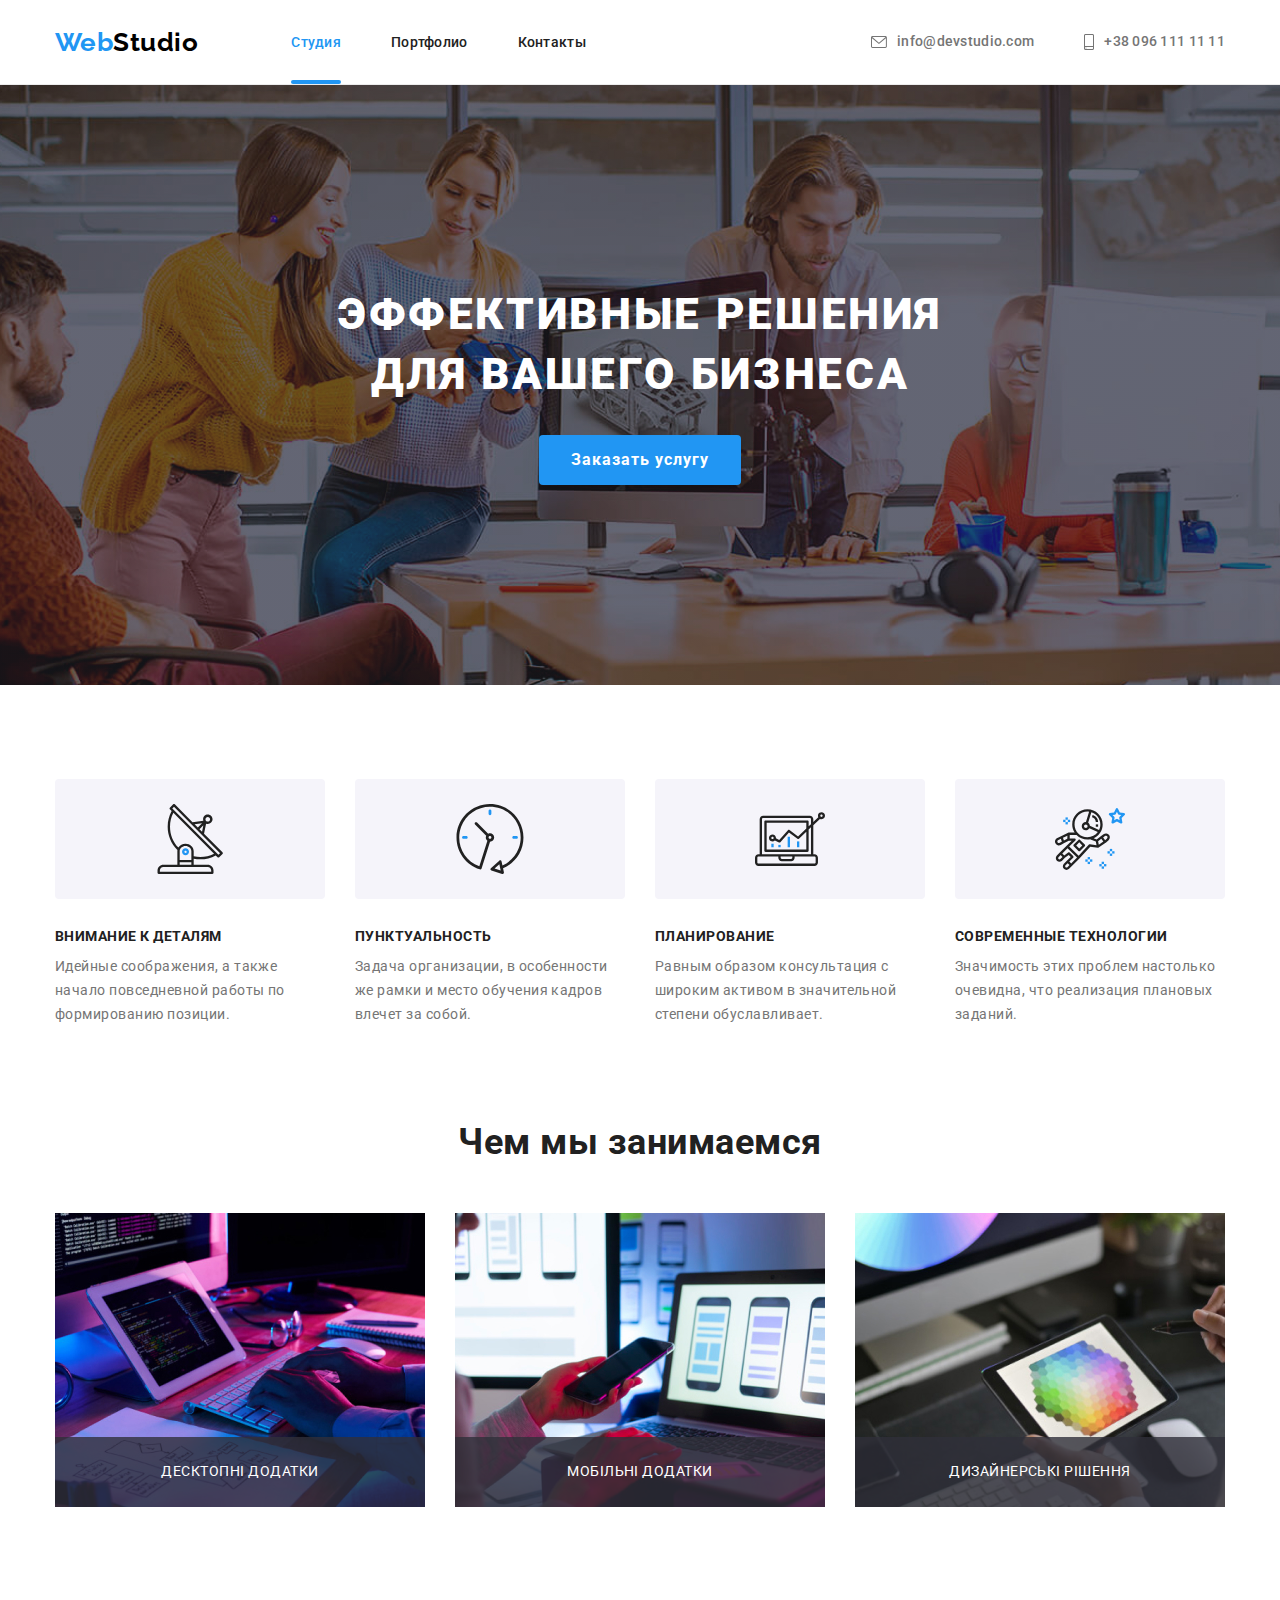
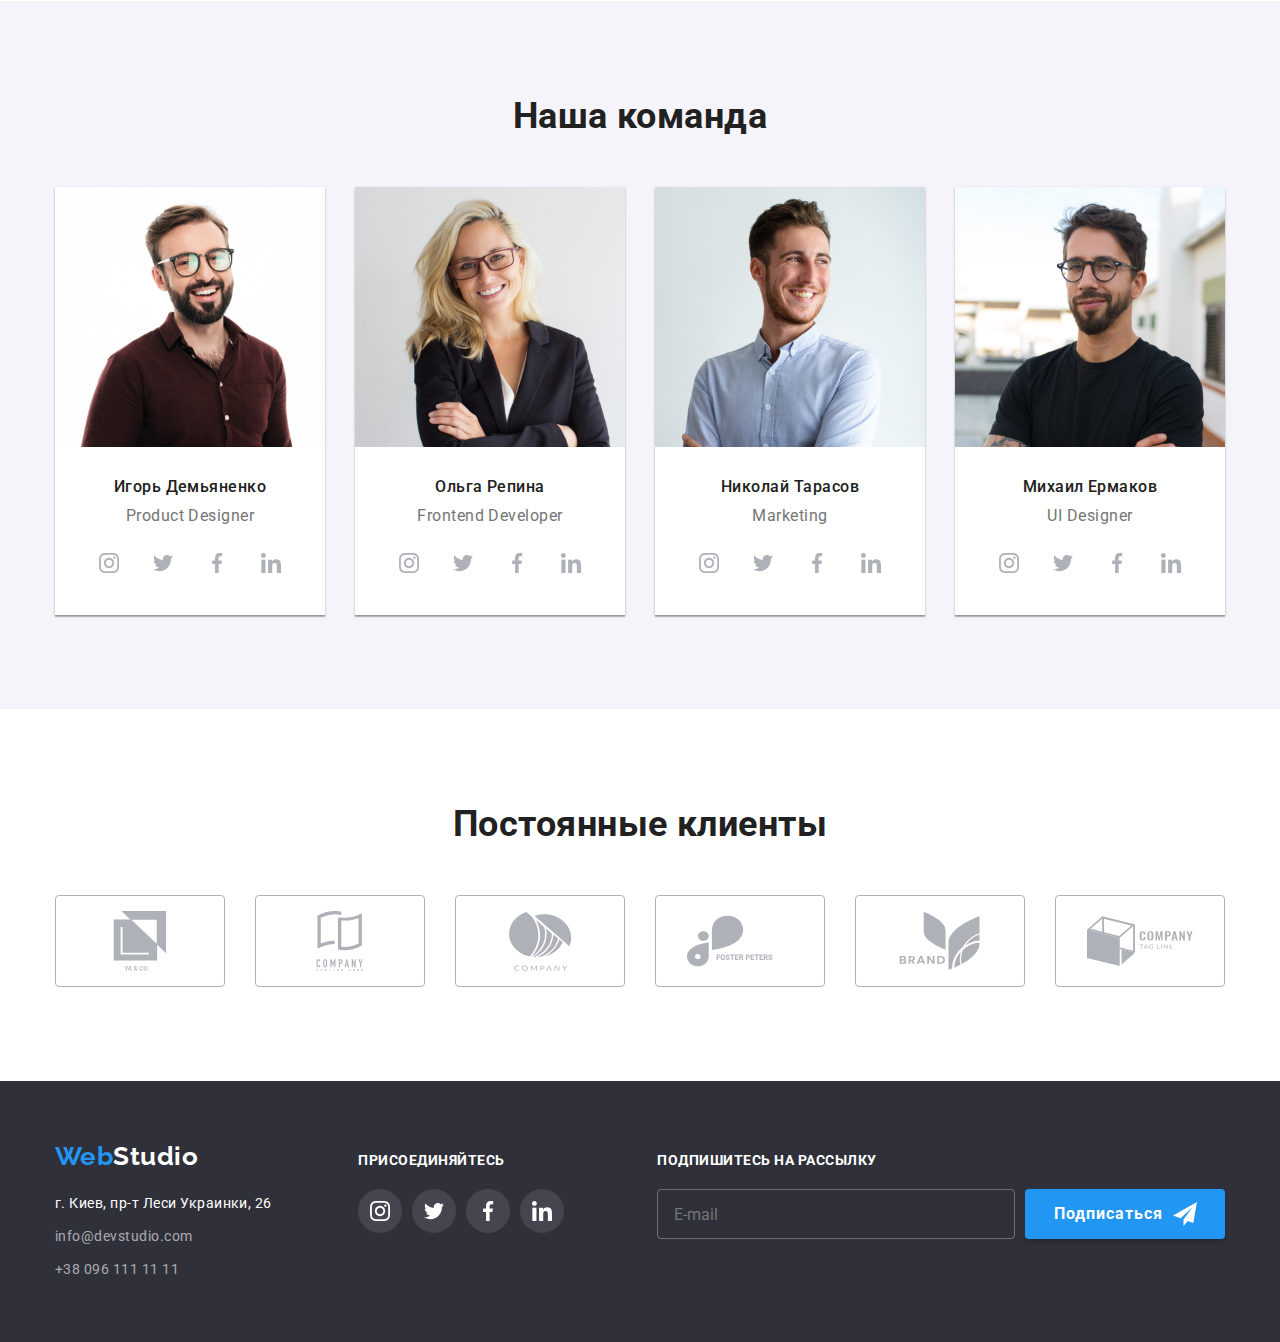
<file: index.html>
<!DOCTYPE html>
<html lang="ru">
  <head>
    <meta charset="UTF-8" />
    <meta http-equiv="X-UA-Compatible" content="IE=edge" />
    <meta name="viewport" content="width=device-width, initial-scale=1.0" />
    <title>My progect</title>
    <link rel="preconnect" href="https://fonts.googleapis.com" />
    <link rel="preconnect" href="https://fonts.gstatic.com" crossorigin />
    <link
      href="https://fonts.googleapis.com/css2?family=Raleway:wght@700&family=Roboto:wght@400;500;700;900&display=swap"
      rel="stylesheet"
    />
    <link
      rel="stylesheet"
      href="https://cdnjs.cloudflare.com/ajax/libs/modern-normalize/1.1.0/modern-normalize.min.css"
    />
    <link rel="stylesheet" href="./css/styles.css" />
  </head>

  <body>
    <!--Header-->
    <header class="header">
      <div class="container">
        <a class="logo" href="./index.html"
          ><span class="logo-firstpart">Web</span>Studio</a
        >
        <nav class="header-nav">
          <ul class="header-list list">
            <li class="nav-item">
              <a class="nav-link active" href="./index.html">Студия</a>
            </li>
            <li class="nav-item">
              <a class="nav-link" href="./portfolio.html">Портфолио</a>
            </li>
            <li class="nav-item"><a class="nav-link" href="">Контакты</a></li>
          </ul>
        </nav>
        <ul class="header-contacts list">
          <li class="contacts-item">
            <a class="contacts-link" href="mailto:info@devstudio.com">
              <svg class="mail-icon">
                <use href="./images/sprite.svg#icon-envelope-hover-1"></use>
              </svg>
              info@devstudio.com
            </a>
          </li>
          <li class="contacts-item">
            <a class="contacts-link" href="tel:+380961111111">
              <svg class="mob-icon">
                <use href="./images/sprite.svg#icon-smartphone"></use>
              </svg>
              +38 096 111 11 11
            </a>
          </li>
        </ul>
      </div>
    </header>

    <!--Main-->
    <main>
      <!--Hero-->
      <section class="hero section overlay">
        <div class="container">
          <h1 class="hero-title">Эффективные решения для вашего бизнеса</h1>
          <button class="hero-button" type="button" data-modal-open>
            Заказать услугу
          </button>
        </div>
      </section>

      <!--Why you have to choose us-->

      <section class="about section">
        <div class="container">
          <h2 class="about-title visually-hidden">Почему мы</h2>
          <!--will be hidden-->
          <ul class="about-list list">
            <li class="list-box">
              <div class="icon-box">
                <svg class="icon">
                  <use href="./images/sprite.svg#icon-Group12"></use>
                </svg>
              </div>
              <h3 class="list-title">Внимание к деталям</h3>
              <p class="list-item">
                Идейные соображения, а также начало повседневной работы по
                формированию позиции.
              </p>
            </li>

            <li class="list-box">
              <div class="icon-box">
                <svg class="icon">
                  <use href="./images/sprite.svg#icon-clock-1"></use>
                </svg>
              </div>
              <h3 class="list-title">Пунктуальность</h3>
              <p class="list-item">
                Задача организации, в особенности же рамки и место обучения
                кадров влечет за собой.
              </p>
            </li>

            <li class="list-box">
              <div class="icon-box">
                <svg class="icon">
                  <use href="./images/sprite.svg#icon-diagram-1"></use>
                </svg>
              </div>
              <h3 class="list-title">Планирование</h3>
              <p class="list-item">
                Равным образом консультация с широким активом в значительной
                степени обуславливает.
              </p>
            </li>

            <li class="list-box">
              <div class="icon-box">
                <svg class="icon">
                  <use href="./images/sprite.svg#icon-astronaut-1"></use>
                </svg>
              </div>
              <h3 class="list-title">Современные технологии</h3>
              <p class="list-item">
                Значимость этих проблем настолько очевидна, что реализация
                плановых заданий.
              </p>
            </li>
          </ul>
        </div>
      </section>

      <!--What we are doing-->

      <section class="direction section">
        <div class="container">
          <h2 class="direction-title">Чем мы занимаемся</h2>
          <ul class="direction-list list">
            <li class="list-box">
              <div class="direction-overlay">
                <img
                  src="./images/box1.jpg"
                  alt="разработка приложений"
                  width="370"
                />
                <p class="direction-card-overlay">Десктопні додатки</p>
              </div>
            </li>
            <li class="list-box">
              <div class="direction-overlay">
                <img
                  src="./images/box2.jpg"
                  alt="разработка мобильных приложений"
                  width="370"
                />
                <p class="direction-card-overlay">Мобільні додатки</p>
              </div>
            </li>
            <li class="list-box">
              <div class="direction-overlay">
                <img src="./images/box3.jpg" alt="дизайн" width="370" />
                <p class="direction-card-overlay">Дизайнерські рішення</p>
              </div>
            </li>
          </ul>
        </div>
      </section>

      <!--Our team-->

      <section class="team section">
        <div class="container">
          <h2 class="team-title">Наша команда</h2>
          <ul class="team-list list">
            <li class="list-box">
              <img
                class="team-pic"
                src="./images/name1.jpg"
                alt="Игорь Демьяненко"
                width="270"
              />
              <div class="card-description">
                <h3 class="list-title">Игорь Демьяненко</h3>
                <p class="list-item" lang="en">Product Designer</p>
                <ul class="icons-list list">
                  <li class="icons-item">
                    <a href="" class="box-item">
                      <svg class="icon">
                        <use href="./images/sprite.svg#icon-instagram-2"></use>
                      </svg>
                    </a>
                  </li>
                  <li class="icons-item">
                    <a href="" class="box-item">
                      <svg class="icon" width="20" height="20">
                        <use href="./images/sprite.svg#icon-twitter-1"></use>
                      </svg>
                    </a>
                  </li>
                  <li class="icons-item">
                    <a href="" class="box-item">
                      <svg class="icon" width="20" height="20">
                        <use href="./images/sprite.svg#icon-facebook-1"></use>
                      </svg>
                    </a>
                  </li>
                  <li class="icons-item">
                    <a href="" class="box-item">
                      <svg class="icon" width="20" height="20">
                        <use href="./images/sprite.svg#icon-linkedin-1"></use>
                      </svg>
                    </a>
                  </li>
                </ul>
              </div>
            </li>

            <li class="list-box">
              <img
                class="team-pic"
                src="./images/name2.jpg"
                alt="Ольга Репина"
                width="270"
              />
              <div class="card-description">
                <h3 class="list-title">Ольга Репина</h3>
                <p class="list-item" lang="en">Frontend Developer</p>
                <ul class="icons-list list">
                  <li class="icons-item">
                    <a href="" class="box-item">
                      <svg class="icon">
                        <use href="./images/sprite.svg#icon-instagram-2"></use>
                      </svg>
                    </a>
                  </li>
                  <li class="icons-item">
                    <a href="" class="box-item">
                      <svg class="icon" width="20" height="20">
                        <use href="./images/sprite.svg#icon-twitter-1"></use>
                      </svg>
                    </a>
                  </li>
                  <li class="icons-item">
                    <a href="" class="box-item">
                      <svg class="icon" width="20" height="20">
                        <use href="./images/sprite.svg#icon-facebook-1"></use>
                      </svg>
                    </a>
                  </li>
                  <li class="icons-item">
                    <a href="" class="box-item">
                      <svg class="icon" width="20" height="20">
                        <use href="./images/sprite.svg#icon-linkedin-1"></use>
                      </svg>
                    </a>
                  </li>
                </ul>
              </div>
            </li>

            <li class="list-box">
              <img
                class="team-pic"
                src="./images/name3.jpg"
                alt="Николай Тарасов"
                width="270"
              />
              <div class="card-description">
                <h3 class="list-title">Николай Тарасов</h3>
                <p class="list-item" lang="en">Marketing</p>
                <ul class="icons-list list">
                  <li class="icons-item">
                    <a href="" class="box-item">
                      <svg class="icon">
                        <use href="./images/sprite.svg#icon-instagram-2"></use>
                      </svg>
                    </a>
                  </li>
                  <li class="icons-item">
                    <a href="" class="box-item">
                      <svg class="icon" width="20" height="20">
                        <use href="./images/sprite.svg#icon-twitter-1"></use>
                      </svg>
                    </a>
                  </li>
                  <li class="icons-item">
                    <a href="" class="box-item">
                      <svg class="icon" width="20" height="20">
                        <use href="./images/sprite.svg#icon-facebook-1"></use>
                      </svg>
                    </a>
                  </li>
                  <li class="icons-item">
                    <a href="" class="box-item">
                      <svg class="icon" width="20" height="20">
                        <use href="./images/sprite.svg#icon-linkedin-1"></use>
                      </svg>
                    </a>
                  </li>
                </ul>
              </div>
            </li>

            <li class="list-box">
              <img
                class="team-pic"
                src="./images/name4.jpg"
                alt="Михаил Ермаков"
                width="270"
              />
              <div class="card-description">
                <h3 class="list-title">Михаил Ермаков</h3>
                <p class="list-item" lang="en">UI Designer</p>
                <ul class="icons-list list">
                  <li class="icons-item">
                    <a href="" class="box-item">
                      <svg class="icon">
                        <use href="./images/sprite.svg#icon-instagram-2"></use>
                      </svg>
                    </a>
                  </li>
                  <li class="icons-item">
                    <a href="" class="box-item">
                      <svg class="icon" width="20" height="20">
                        <use href="./images/sprite.svg#icon-twitter-1"></use>
                      </svg>
                    </a>
                  </li>
                  <li class="icons-item">
                    <a href="" class="box-item">
                      <svg class="icon" width="20" height="20">
                        <use href="./images/sprite.svg#icon-facebook-1"></use>
                      </svg>
                    </a>
                  </li>
                  <li class="icons-item">
                    <a href="" class="box-item">
                      <svg class="icon" width="20" height="20">
                        <use href="./images/sprite.svg#icon-linkedin-1"></use>
                      </svg>
                    </a>
                  </li>
                </ul>
              </div>
            </li>
          </ul>
        </div>
      </section>

      <!--Partners-->

      <section class="partners section">
        <div class="container">
          <h2 class="partners-title">Постоянные клиенты</h2>
          <ul class="partners-list list">
            <li class="list-item">
              <a href="" class="box-item">
                <svg class="icon">
                  <use href="./images/sprite.svg#icon-group"></use>
                </svg>
              </a>
            </li>

            <li class="list-item">
              <a href="" class="box-item">
                <svg class="icon">
                  <use href="./images/sprite.svg#icon-group-1"></use>
                </svg>
              </a>
            </li>

            <li class="list-item">
              <a href="" class="box-item">
                <svg class="icon">
                  <use href="./images/sprite.svg#icon-group-2"></use>
                </svg>
              </a>
            </li>

            <li class="list-item">
              <a href="" class="box-item">
                <svg class="icon">
                  <use href="./images/sprite.svg#icon-group-3"></use>
                </svg>
              </a>
            </li>

            <li class="list-item">
              <a href="" class="box-item">
                <svg class="icon">
                  <use href="./images/sprite.svg#icon-group-4"></use>
                </svg>
              </a>
            </li>

            <li class="list-item">
              <a href="" class="box-item">
                <svg class="icon">
                  <use href="./images/sprite.svg#icon-group-5"></use>
                </svg>
              </a>
            </li>
          </ul>
        </div>
      </section>
    </main>

    <!--Footer-->

    <footer class="footer">
      <div class="container">
        <div class="requisites">
          <a class="logo" href="./index.html"
            ><span class="logo-firstpart">Web</span
            ><span class="logo-secondpart">Studio</span></a
          >
          <address class="address">
            <ul class="address-list list">
              <li class="list-box">
                <a
                  class="address-item location"
                  href="https://goo.gl/maps/s8NR3Wxpw5gGEiD7A"
                  target="_blank"
                  rel="noreferrer"
                  >г. Киев, пр-т Леси Украинки, 26</a
                >
              </li>
              <li class="list-box">
                <a class="address-item" href="mailto:info@devstudio.com"
                  >info@devstudio.com</a
                >
              </li>
              <li class="list-box">
                <a class="address-item" href="tel:+380961111111"
                  >+38 096 111 11 11</a
                >
              </li>
            </ul>
          </address>
        </div>
        <div class="add">
          <h3 class="add-title">присоединяйтесь</h3>
          <ul class="add-list list">
            <li class="list-item">
              <a href="" class="box-item">
                <svg class="icon">
                  <use href="./images/sprite.svg#icon-instagram-2"></use>
                </svg>
              </a>
            </li>
            <li class="list-item">
              <a href="" class="box-item">
                <svg class="icon">
                  <use href="./images/sprite.svg#icon-twitter-1"></use>
                </svg>
              </a>
            </li>
            <li class="list-item">
              <a href="" class="box-item">
                <svg class="icon">
                  <use href="./images/sprite.svg#icon-facebook-1"></use>
                </svg>
              </a>
            </li>
            <li class="list-item">
              <a href="" class="box-item">
                <svg class="icon">
                  <use href="./images/sprite.svg#icon-linkedin-1"></use>
                </svg>
              </a>
            </li>
          </ul>
        </div>
        <div class="subscribe">
          <h2 class="subscribe-title">Подпишитесь на рассылку</h2>
          <form name="subscribe" autocomplete="on" class="subscribe-form">
            <input
              type="email"
              name="email"
              placeholder="E-mail"
              class="subscribe-input"
            />
            <button class="subscribe-button" type="submit">
              Подписаться
              <svg class="subscribe-icon" width="24" height="24">
                <use href="./images/sprite.svg#icon-icon-send"></use>
              </svg>
            </button>
          </form>
        </div>
      </div>
    </footer>

    <!--modal- window-->

    <div class="buckdrop is-hidden" data-modal>
      <div class="modal">
        <button tupe="button" class="modal-close-button" data-modal-close>
          <svg class="modal-close-btn" width="18" height="18">
            <use href="./images/sprite.svg#close-modal"></use>
          </svg>
        </button>

        <!--modal-input-->

        <form class="modal-form">
          <b class="modal-title">Залиште свої дані, ми вам передзвонимо</b>
          <label class="modal-form-field">
            <span class="modal-form-input-desc">Ім’я</span>
            <span class="modal-svg-icon">
              <input
                type="text"
                name="user_name"
                class="modal-form-input"
                required
                pattern="[a-zA-Zа-яА-Я]+"
                minlength="2"
              />

              <svg class="modal-icon-form">
                <use
                  a
                  href="./images/sprite.svg#user_icon"
                ></use>
              </svg>
            </span>
          </label>
          <label class="modal-form-field">
            <span class="modal-form-input-desc">Телефон</span>

            <span class="modal-svg-icon">
              <input
                type="tel"
                name="user_phone"
                class="modal-form-input"
                required
                pattern="[0-9]{3}-[0-9]{3}-[0-9]{2}-[0-9]{2}"
                title="xxx-xxx-xx-xx"
              />
              <svg class="modal-icon-form">
                <use href="./images/sprite.svg#icon-phone-black-18dp-1"></use>
              </svg>
            </span>
          </label>
          <label class="modal-form-field">
            <span
              class="modal-form-input-desc"
              required
              pattern="^[a-zA-Zа-яА-Я"
              >Пошта</span
            >
            <span class="modal-svg-icon">
              <input
                type="email"
                name="email"
                required
                class="modal-form-input"
              />
              <svg class="modal-icon-form">
                <use href="./images/sprite.svg#icon-email-black-18dp-1"></use>
              </svg>
            </span>
          </label>
          <label class="modal-form-field-texteria">
            <span class="modal-form-input-desc">Коментар</span>

            <textarea
              name="user_massega"
              class="modal-form-massage"
              placeholder="Введіть текст"
            ></textarea>
          </label>
          <input
            id="user-policy"
            type="checkbox"
            name="user_policy"
            class="modal-form-chek visually-hidden"
          />
            
          <label for="user-policy" class="modal-form-check-desc"
          
  
            >
            
           
            Погоджуюся з розсилкою та приймаю&nbsp;
            <a href="" class="modal-form-color-title">Умови договору</a>
          </label>
          <button type="submit" class="modal-form-submit">Відправити</button>
        </form>
      </div>
    </div>
    <script src="./js/modal.js"></script>
  </body>
</html>
</file>
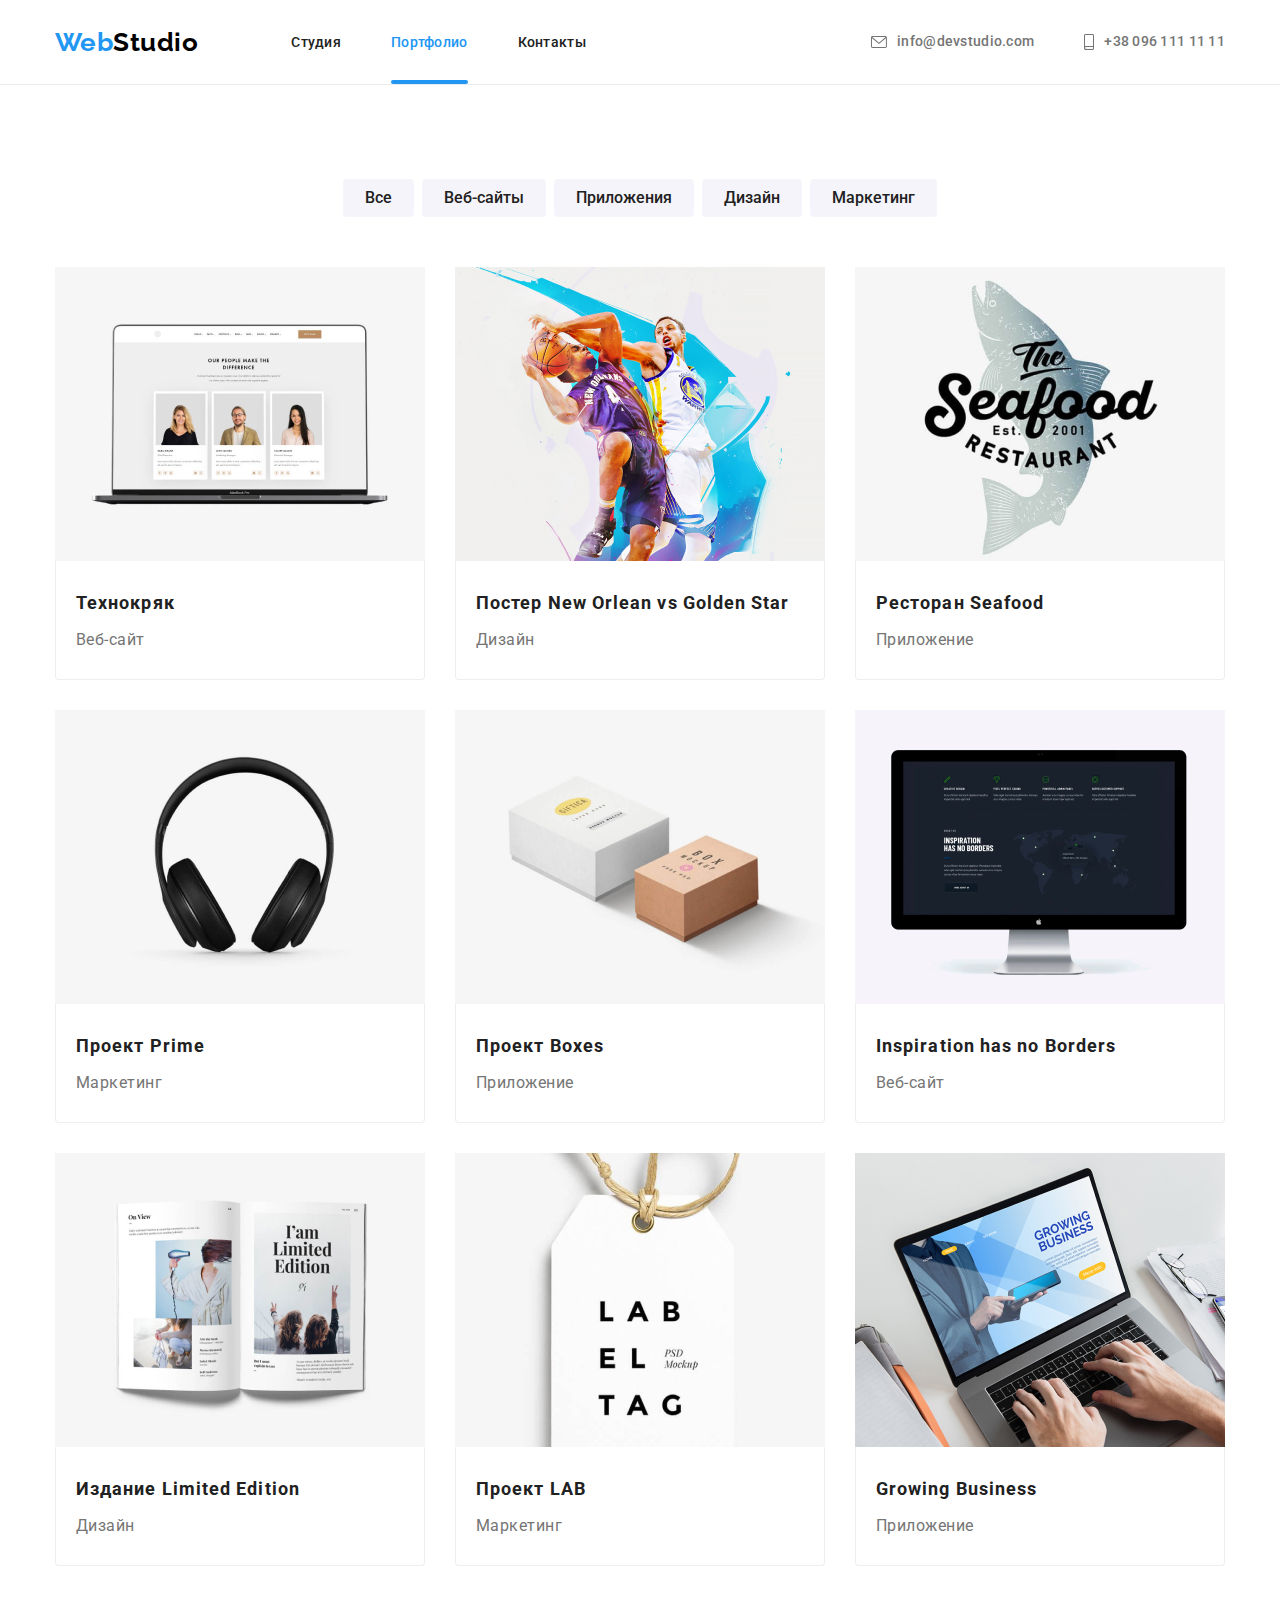
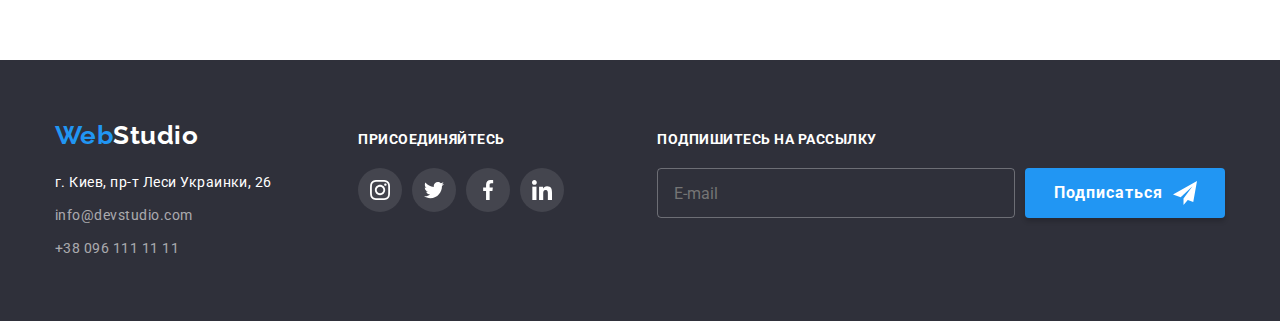
<file: portfolio.html>
<!DOCTYPE html>
<html lang="ru">
  <head>
    <meta charset="UTF-8" />
    <meta http-equiv="X-UA-Compatible" content="IE=edge" />
    <meta name="viewport" content="width=device-width, initial-scale=1.0" />
    <title>Портфолио</title>
    <link rel="preconnect" href="https://fonts.googleapis.com" />
    <link rel="preconnect" href="https://fonts.gstatic.com" crossorigin />
    <link
      href="https://fonts.googleapis.com/css2?family=Raleway:wght@700&family=Roboto:wght@400;500;700;900&display=swap"
      rel="stylesheet"
    />
    <link
      rel="stylesheet"
      href="https://cdnjs.cloudflare.com/ajax/libs/modern-normalize/1.1.0/modern-normalize.min.css"
    />
    <link rel="stylesheet" href="./css/styles.css" />
  </head>

  <body>
    <!--Header-->
    <header class="header">
      <div class="container">
        <a class="logo" href="./index.html"
          ><span class="logo-firstpart">Web</span>Studio</a
        >
        <nav class="header-nav">
          <ul class="header-list list">
            <li class="nav-item">
              <a class="nav-link" href="./index.html">Студия</a>
            </li>
            <li class="nav-item">
              <a class="nav-link active" href="./portfolio.html">Портфолио</a>
            </li>
            <li class="nav-item"><a class="nav-link" href="">Контакты</a></li>
          </ul>
        </nav>
        <ul class="header-contacts list">
          <li class="contacts-item">
            <a class="contacts-link" href="mailto:info@devstudio.com">
              <svg class="mail-icon">
                <use href="./images/sprite.svg#icon-envelope-hover-1"></use>
              </svg>
              info@devstudio.com
            </a>
          </li>
          <li class="contacts-item">
            <a class="contacts-link" href="tel:+380961111111">
              <svg class="mob-icon">
                <use href="./images/sprite.svg#icon-smartphone"></use>
              </svg>
              +38 096 111 11 11
            </a>
          </li>
        </ul>
      </div>
    </header>

    <!--Main-->
    <main>
      <!--Portfolio main section-->

      <section class="portfolio section">
        <div class="container">
          <h1 class="portfolio-title visually-hidden">Portfolio</h1>
          <!--will be hidden - there is no on layout-->

          <ul class="portfolio-buttons list">
            <li class="list-box">
              <button class="list-button" type="button">Все</button>
            </li>
            <li class="list-box">
              <button class="list-button" type="button">Веб-сайты</button>
            </li>
            <li class="list-box">
              <button class="list-button" type="button">Приложения</button>
            </li>
            <li class="list-box">
              <button class="list-button" type="button">Дизайн</button>
            </li>
            <li class="list-box">
              <button class="list-button" type="button">Маркетинг</button>
            </li>
          </ul>

          <ul class="portfolio-list list">
            <li class="portfolio-card">
              <a class="portfolio-link" href="">
                <div class="wraper-overlay">
                  <img
                    src="./images/imgportfolio1.jpg"
                    alt="Веб-сайт Технокряк"
                    width="370"
                  />
                  <p class="overlay-card">
                    Ресурс пропонує комплексні пропозиції з різним рівнем
                    функціоналу та сервісів. Все це дозволить відвідувачу
                    отримати вичерпні відомості про компанію чи приватну особу.
                  </p>
                </div>

                <div class="card-description">
                  <h2 class="list-title">Технокряк</h2>
                  <p class="list-item">Веб-сайт</p>
                </div>
              </a>
            </li>

            <li class="portfolio-card">
              <a class="portfolio-link" href="">
                <div class="wraper-overlay">
                  <img
                    src="./images/imgportfolio2.jpg"
                    alt="Дизайн Постера New Orlean vs Golden Star"
                    width="370"
                  />
                  <p class="overlay-card">
                    Ресурс пропонує комплексні пропозиції з різним рівнем
                    функціоналу та сервісів. Все це дозволить відвідувачу
                    отримати вичерпні відомості про компанію чи приватну особу.
                  </p>
                </div>
                <div class="card-description">
                  <h2 class="list-title">
                    Постер <span lang="en">New Orlean vs Golden Star</span>
                  </h2>
                  <p class="list-item">Дизайн</p>
                </div>
              </a>
            </li>
            <li class="portfolio-card">
              <a class="portfolio-link" href="">
                <div class="wraper-overlay">
                  <img
                    src="./images/imgportfolio3.jpg"
                    alt="Приложение Ресторан Seafood"
                    width="370"
                  />
                  <p class="overlay-card">
                    Ресурс пропонує комплексні пропозиції з різним рівнем
                    функціоналу та сервісів. Все це дозволить відвідувачу
                    отримати вичерпні відомості про компанію чи приватну особу.
                  </p>
                </div>
                <div class="card-description">
                  <h2 class="list-title">
                    Ресторан <span lang="en">Seafood</span>
                  </h2>
                  <p class="list-item">Приложение</p>
                </div>
              </a>
            </li>

            <li class="portfolio-card">
              <a class="portfolio-link" href="">
                <div class="wraper-overlay">
                  <img
                    src="./images/imgportfolio4.jpg"
                    alt="Маркетинг Проект Prime"
                    width="370"
                  />
                  <p class="overlay-card">
                    Ресурс пропонує комплексні пропозиції з різним рівнем
                    функціоналу та сервісів. Все це дозволить відвідувачу
                    отримати вичерпні відомості про компанію чи приватну особу.
                  </p>
                </div>
                <div class="card-description">
                  <h2 class="list-title">
                    Проект <span lang="en">Prime</span>
                  </h2>
                  <p class="list-item">Маркетинг</p>
                </div>
              </a>
            </li>

            <li class="portfolio-card">
              <a class="portfolio-link" href="">
                <div class="wraper-overlay">
                  <img
                    src="./images/imgportfolio5.jpg"
                    alt="Приложение Проект Boxes"
                    width="370"
                  />
                  <p class="overlay-card">
                    Ресурс пропонує комплексні пропозиції з різним рівнем
                    функціоналу та сервісів. Все це дозволить відвідувачу
                    отримати вичерпні відомості про компанію чи приватну особу.
                  </p>
                </div>
                <div class="card-description">
                  <h2 class="list-title">
                    Проект <span lang="en">Boxes</span>
                  </h2>
                  <p class="list-item">Приложение</p>
                </div>
              </a>
            </li>

            <li class="portfolio-card">
              <a class="portfolio-link" href="">
                <div class="wraper-overlay">
                  <img
                    src="./images/imgportfolio6.jpg"
                    alt="Веб-сайт Inspiration has no Borders"
                    width="370"
                  />
                  <p class="overlay-card">
                    Ресурс пропонує комплексні пропозиції з різним рівнем
                    функціоналу та сервісів. Все це дозволить відвідувачу
                    отримати вичерпні відомості про компанію чи приватну особу.
                  </p>
                </div>
                <div class="card-description">
                  <h2 class="list-title" lang="en">
                    Inspiration has no Borders
                  </h2>
                  <p class="list-item">Веб-сайт</p>
                </div>
              </a>
            </li>

            <li class="portfolio-card">
              <a class="portfolio-link" href="">
                <div class="wraper-overlay">
                  <img
                    src="./images/imgportfolio7.jpg"
                    alt="Дизайн Издания Limited Edition"
                    width="370"
                  />
                  <p class="overlay-card">
                    Ресурс пропонує комплексні пропозиції з різним рівнем
                    функціоналу та сервісів. Все це дозволить відвідувачу
                    отримати вичерпні відомості про компанію чи приватну особу.
                  </p>
                </div>
                <div class="card-description">
                  <h2 class="list-title">
                    Издание <span lang="en">Limited Edition</span>
                  </h2>
                  <p class="list-item">Дизайн</p>
                </div>
              </a>
            </li>

            <li class="portfolio-card">
              <a class="portfolio-link" href="">
                <div class="wraper-overlay">
                  <img
                    src="./images/imgportfolio8.jpg"
                    alt="Маркетинг Проект LAB"
                    width="370"
                  />
                  <p class="overlay-card">
                    Ресурс пропонує комплексні пропозиції з різним рівнем
                    функціоналу та сервісів. Все це дозволить відвідувачу
                    отримати вичерпні відомості про компанію чи приватну особу.
                  </p>
                </div>
                <div class="card-description">
                  <h2 class="list-title">Проект <span lang="en">LAB</span></h2>
                  <p class="list-item">Маркетинг</p>
                </div>
              </a>
            </li>

            <li class="portfolio-card">
              <a class="portfolio-link" href="">
                <div class="wraper-overlay">
                  <img
                    src="./images/imgportfolio9.jpg"
                    alt="Приложение Growing Business"
                    width="370"
                  />
                  <p class="overlay-card">
                    Ресурс пропонує комплексні пропозиції з різним рівнем
                    функціоналу та сервісів. Все це дозволить відвідувачу
                    отримати вичерпні відомості про компанію чи приватну особу.
                  </p>
                </div>
                <div class="card-description">
                  <h2 class="list-title" lang="en">Growing Business</h2>
                  <p class="list-item">Приложение</p>
                </div>
              </a>
            </li>
          </ul>
        </div>
      </section>
    </main>

    <!--Footer-->

    <footer class="footer">
      <div class="container">
        <div class="requisites">
          <a class="logo" href="./index.html"
            ><span class="logo-firstpart">Web</span
            ><span class="logo-secondpart">Studio</span></a
          >
          <address class="address">
            <ul class="address-list list">
              <li class="list-box">
                <a
                  class="address-item location"
                  href="https://goo.gl/maps/s8NR3Wxpw5gGEiD7A"
                  target="_blank"
                  rel="noreferrer"
                  >г. Киев, пр-т Леси Украинки, 26</a
                >
              </li>
              <li class="list-box">
                <a class="address-item" href="mailto:info@devstudio.com"
                  >info@devstudio.com</a
                >
              </li>
              <li class="list-box">
                <a class="address-item" href="tel:+380961111111"
                  >+38 096 111 11 11</a
                >
              </li>
            </ul>
          </address>
        </div>
        <div class="add">
          <h3 class="add-title">присоединяйтесь</h3>
          <ul class="add-list list">
            <li class="list-item">
              <a href="" class="box-item">
                <svg class="icon">
                  <use href="./images/sprite.svg#icon-instagram-2"></use>
                </svg>
              </a>
            </li>
            <li class="list-item">
              <a href="" class="box-item">
                <svg class="icon">
                  <use href="./images/sprite.svg#icon-twitter-1"></use>
                </svg>
              </a>
            </li>
            <li class="list-item">
              <a href="" class="box-item">
                <svg class="icon">
                  <use href="./images/sprite.svg#icon-facebook-1"></use>
                </svg>
              </a>
            </li>
            <li class="list-item">
              <a href="" class="box-item">
                <svg class="icon">
                  <use href="./images/sprite.svg#icon-linkedin-1"></use>
                </svg>
              </a>
            </li>
          </ul>
        </div>
        <div class="subscribe">
          <h2 class="subscribe-title">Подпишитесь на рассылку</h2>
          <form name="subscribe" autocomplete="on" class="subscribe-form">
            <input
              type="email"
              name="email"
              placeholder="E-mail"
              class="subscribe-input"
            />
            <button class="subscribe-button" type="submit">
              Подписаться
              <svg class="subscribe-icon" width="24" height="24">
                <use href="./images/sprite.svg#icon-icon-send"></use>
              </svg>
            </button>
          </form>
        </div>
      </div>
    </footer>
  </body>
</html>
</file>
<file: css/styles.css>
html {
  box-sizing: border-box;
}

*,
*::before,
*::after {
  box-sizing: inherit;
}

:root {
  --accent-color: #2196f3;
  --main-text-color: #757575;
  --head-text-color: #212121;
  --transition-speed: 250ms cubic-bezier(0.4, 0, 0.2, 1);
}

body {
  color: var(--main-text-color);

  font-family: Roboto, sans-serif;
  letter-spacing: 0.03em;
}

.section {
  padding-top: 94px;
  padding-bottom: 94px;
}

.container {
  width: 1200px;
  padding-left: 15px;
  padding-right: 15px;
  margin: 0 auto;
}

.list {
  list-style: none;

  padding: 0;
  margin: 0;
}

h1,
h2,
h3,
h4,
h5,
h6,
p {
  margin: 0;
}

/* Header */

.header {
  border-bottom: 1px solid #ececec;
}

.header .container {
  display: flex;
  align-items: center;
}

/* Logo */

.logo,
.logo-firstpart {
  color: #000000;

  font-family: Raleway, sans-serif;
  font-weight: 700;
  font-size: 26px;
  line-height: 1.19;
  text-decoration: none;
}

.logo-firstpart {
  color: var(--accent-color);
}

/* Navigation + Contacts */

.header .header-list {
  display: flex;
}

.header .header-contacts {
  display: flex;
  align-items: center;
  margin-left: auto;
}

.header .nav-item:not(.header .nav-item:last-child),
.header .contacts-item:not(.header .contacts-item:last-child) {
  margin-right: 50px;
}

.header-nav {
  margin-left: 93px;
}

.header .nav-link,
.header .contacts-link {
  padding-top: 32px;
  padding-bottom: 32px;

  color: var(--head-text-color);

  font-weight: 500;
  font-size: 14px;
  line-height: 1.14;
  letter-spacing: 0.02em;
  text-decoration: none;

  transition: fill 250ms cubic-bezier(0.4, 0, 0.2, 1),
    color 250ms cubic-bezier(0.4, 0, 0.2, 1);
}

.header .nav-link:hover,
.header .nav-link:focus,
.header .contacts-link:hover,
.header .contacts-link:focus {
  color: var(--accent-color);
  fill: var(--accent-color);
}

.header .nav-link {
  position: relative;
}

.header .nav-link::after {
  content: "";
  position: absolute;
  display: block;
  width: 100%;
  height: 4px;
  background-color: var(--accent-color);
  border-radius: 2px;
  bottom: -2px;
  opacity: 0;
}

.header .contacts-link {
  display: flex;
  align-items: center;
  color: inherit;
  fill: var(--main-text-color);
}

.header .nav-link.active {
  color: var(--accent-color);
}

.header .nav-link.active::after {
  opacity: 1;
}

.mail-icon {
  width: 16px;
  height: 12px;

  margin-right: 10px;
}

.mob-icon {
  width: 10px;
  height: 20px;

  margin-right: 10px;
}

/* Hero */

.hero {
  background-color: #c4c4c4;

  max-width: 1600px;
  height: 600px;
  margin-left: auto;
  margin-right: auto;

  background-image: linear-gradient(
      rgba(47, 48, 58, 0.4),
      rgba(47, 48, 58, 0.4)
    ),
    url(../images/heroimg.jpg);
  background-repeat: no-repeat;
  background-size: cover;
  background-position: center;

  text-align: center;
  padding-top: 200px;
  padding-bottom: 200px;
}

.hero-title {
  color: #ffffff;

  font-weight: 900;
  font-size: 44px;
  line-height: 1.36;
  text-align: center;
  letter-spacing: 0.06em;
  text-transform: uppercase;

  width: 696px;
  margin-left: auto;
  margin-right: auto;
  margin-bottom: 30px;
}

.hero-button {
  background-color: var(--accent-color);
  color: #ffffff;

  font-family: inherit;
  font-weight: 700;
  font-size: 16px;
  line-height: 1.88;
  letter-spacing: 0.06em;

  cursor: pointer;

  padding: 10px 32px;
  border: none;
  box-shadow: 0px 4px 4px rgba(0, 0, 0, 0.15);
  border-radius: 4px;

  transition: background-color 250ms cubic-bezier(0.4, 0, 0.2, 1);
}

.hero-button:hover,
.hero-button:focus {
  background-color: #188ce8;
}

/* Why you have to choose us -- about */

.about {
  padding-bottom: 0;
}

/* h2 - hide */

.visually-hidden {
  position: absolute;
  width: 1px;
  height: 1px;
  margin: -1px;
  border: 0;
  padding: 0;

  white-space: nowrap;
  clip-path: inset(100%);
  clip: rect(0 0 0 0);
  overflow: hidden;
}

.about-list {
  display: flex;
  /* in case if more items will be added */
  flex-wrap: wrap;
}

.about .list-box:not(.about .list-box:nth-child(4n)) {
  margin-right: 30px;
}

.about .list-box {
  width: calc((100% - 90px) / 4);
}

.about .icon-box {
  display: flex;
  height: 120px;
  margin-bottom: 30px;
  align-items: center;
  justify-content: center;

  background-color: #f5f4fa;
  border-radius: 4px;
}

.about .icon {
  width: 70px;
  height: 70px;
}

.about .list-title {
  color: var(--head-text-color);

  font-size: 14px;
  line-height: 1.14;
  text-transform: uppercase;

  margin-bottom: 10px;
}

.about .list-item {
  font-size: 14px;
  line-height: 1.71;
}

/* What we are doing -- direction */

.direction-list {
  display: flex;
  flex-wrap: wrap;
}

.direction .list-box:not(.direction .list-box:nth-child(3n)) {
  margin-right: 30px;
}

.direction .list-box {
  width: calc((100% - 60px) / 3);
}

.direction-title,
.team-title,
.partners-title {
  color: var(--head-text-color);

  font-size: 36px;
  line-height: 1.17;
  text-align: center;

  margin-bottom: 50px;
}
.direction-overlay {
  position: relative;
}
.direction-card-overlay {
  display: flex;
  align-items: center;
  justify-content: center;
  position: absolute;
  bottom: 0;

  width: 100%;
  height: 70px;

  font-size: 14px;
  line-height: 1.14;

  text-transform: uppercase;

  color: #ffffff;
  background-color: rgba(47, 48, 58, 0.8);
}

/* < Our team -- team */

/* .team-title - added to direction-title */

.team {
  background-color: #f5f4fa;
}

.team-list {
  display: flex;
  flex-wrap: wrap;
}

.team .list-box:not(.team .list-box:nth-child(4n)) {
  margin-right: 30px;
}

.team .list-box {
  width: calc((100% - 90px) / 4);

  background-color: #ffffff;
  box-shadow: 0px 1px 3px rgba(0, 0, 0, 0.12), 0px 1px 1px rgba(0, 0, 0, 0.14),
    0px 2px 1px rgba(0, 0, 0, 0.2);
}

.team .card-description {
  padding: 30px 32px;
}

.team .list-title {
  color: var(--head-text-color);

  font-weight: 500;

  margin-bottom: 10px;
}

.team .list-title,
.team .list-item {
  font-size: 16px;
  line-height: 1.19;
  text-align: center;
}

.team .list-item {
  margin-bottom: 16px;
}

.team .icons-list {
  display: flex;
}

.team .icons-item {
  width: calc((100% - 30px) / 4);
  height: 44px;
}

.team .icons-item:not(.team .icons-item:nth-child(4)) {
  margin-right: 10px;
}

.team .box-item {
  display: flex;
  width: 100%;
  height: 100%;
  align-items: center;
  justify-content: center;

  border-radius: 50%;
  fill: #afb1b8;

  transition: background-color 250ms cubic-bezier(0.4, 0, 0.2, 1),
    fill 250ms cubic-bezier(0.4, 0, 0.2, 1);
}

.team .box-item:hover,
.team .box-item:focus {
  background-color: var(--accent-color);
  fill: #ffffff;
}

.team .icon {
  width: 20px;
  height: 20px;
}

/* Partners */

.partners-list {
  display: flex;
}

.partners .list-item {
  width: calc((100% - 150px) / 6);
  height: 92px;
}

.partners .list-item:not(.partners .list-item:nth-child(6)) {
  margin-right: 30px;
}

.partners .box-item {
  display: flex;
  width: 100%;
  height: 100%;
  align-items: center;
  justify-content: center;

  border: 1px solid #afb1b8;
  border-radius: 4px;
  transition: fill 250ms cubic-bezier(0.4, 0, 0.2, 1),
    border 250ms cubic-bezier(0.4, 0, 0.2, 1);
  fill: #afb1b8;
}

.partners .icon {
  width: 106px;
  height: 60px;
}

.partners .box-item:hover,
.partners .box-item:focus {
  fill: var(--accent-color);
  border: 1px solid var(--accent-color);
}

/* Footer */

.footer {
  background-color: #2f303a;

  padding-top: 60px;
  padding-bottom: 60px;
}

.footer .container {
  display: flex;
  align-items: baseline;
}

.footer .logo {
  display: inline-block;
  margin-top: 0;
  margin-bottom: 20px;
}

.logo-secondpart {
  color: #ffffff;
}

.footer .list-box:not(.footer .list-box:last-child) {
  margin-bottom: 9px;
}

.footer .address-item {
  color: rgba(255, 255, 255, 0.6);

  font-size: 14px;
  font-style: normal;
  line-height: 1.71;
  text-decoration: none;
}

.address-item.location {
  color: #ffffff;
}

.requisites {
  margin-right: 70px;
  flex-grow: 1;
}

.footer .add {
  width: 206px;
  height: 80px;
}

.footer .add-title {
  font-size: 14px;
  line-height: 1.14;
  text-transform: uppercase;
  margin-bottom: 20px;

  color: #ffffff;
}

.add-list {
  display: flex;
  width: 206px;
  height: 44px;
}

.footer .list-item {
  width: 44px;
  height: 44px;
}

.footer .list-item:not(.footer .list-item:last-child) {
  margin-right: 10px;
}

.footer .box-item {
  display: flex;
  width: 100%;
  height: 100%;
  align-items: center;
  justify-content: center;
  border-radius: 50%;
  background-color: rgba(255, 255, 255, 0.1);
  transition: background-color 250ms cubic-bezier(0.4, 0, 0.2, 1);
}

.footer .box-item:hover,
.footer .box-item:focus {
  background-color: var(--accent-color);
}

.footer .icon {
  width: 20px;
  height: 20px;

  fill: #ffffff;
}
.subscribe {
  margin-left: 93px;
}

.subscribe-title {
  font-size: 14px;
  line-height: 1.14;
  text-transform: uppercase;

  margin-bottom: 20px;

  color: #ffffff;
}

.subscribe-form {
  display: flex;
}

.subscribe-input {
  width: 358px;
  height: 50px;

  color: #fff;

  margin-right: 10px;
  padding: 15px 16px;
  border: 1px solid rgba(255, 255, 255, 0.3);
  border-radius: 4px;
  background-color: transparent;
}

.subscribe-button {
  display: flex;
  align-items: center;
  justify-content: center;

  padding-top: 10px;
  padding-right: 28px;
  padding-bottom: 10px;
  padding-left: 29px;

  font-weight: 700;
  font-size: 16px;
  line-height: 1.88;
  letter-spacing: 0.06em;

  color: #ffffff;

  background-color: var(--accent-color);
  border: none;
  box-shadow: 0px 4px 4px rgba(0, 0, 0, 0.15);
  border-radius: 4px;
  cursor: pointer;
}

.subscribe-icon {
  margin-left: 10px;
}

/* Portfolio */

.portfolio-buttons {
  display: flex;
  justify-content: center;
  margin-bottom: 50px;
}

.portfolio-buttons .list-box:not(.portfolio-buttons .list-box:last-child) {
  margin-right: 8px;
}

.portfolio-list {
  display: flex;
  flex-wrap: wrap;
}

.portfolio .list-button {
  background-color: #f5f4fa;
  color: var(--head-text-color);

  font-family: inherit;
  font-weight: 500;
  font-size: 16px;
  line-height: 1.62;
  text-align: center;

  cursor: pointer;

  padding: 6px 22px;
  border: none;
  border-radius: 4px;
  transition: background-color 250ms cubic-bezier(0.4, 0, 0.2, 1),
    color 250ms cubic-bezier(0.4, 0, 0.2, 1),
    box-shadow 250ms cubic-bezier(0.4, 0, 0.2, 1);
}

.portfolio .list-button:hover,
.portfolio .list-button:focus {
  background-color: var(--accent-color);
  color: #ffffff;
  box-shadow: 0px 3px 1px rgba(0, 0, 0, 0.1), 0px 1px 2px rgba(0, 0, 0, 0.08),
    0px 2px 2px rgba(0, 0, 0, 0.12);
}

.portfolio-card {
  width: calc((100% - 60) / 3);
}

.portfolio-card:not(.portfolio-card:nth-child(3n)) {
  margin-right: 30px;
}

.portfolio-card:not(:nth-last-child(-n + 3)) {
  margin-bottom: 30px;
}

.portfolio-link {
  display: block;
  text-decoration: none;
  transition: box-shadow 250ms cubic-bezier(0.4, 0, 0.2, 1);
}

.portfolio-link:hover,
.portfolio-link:focus {
  box-shadow: 0px 1px 1px rgba(0, 0, 0, 0.12), 0px 4px 4px rgba(0, 0, 0, 0.06),
    1px 4px 6px rgba(0, 0, 0, 0.16);
}

img {
  display: block;
}

.portfolio .card-description {
  padding: 24px 20px;
  border-left: 1px solid #eeeeee;
  border-right: 1px solid #eeeeee;
  border-bottom: 1px solid #eeeeee;
  border-radius: 0px 0px 4px 4px;
}

.portfolio .list-title {
  color: var(--head-text-color);

  font-size: 18px;
  line-height: 2;
  letter-spacing: 0.06em;

  margin-bottom: 4px;
}

.portfolio .list-item {
  color: var(--main-text-color);
  font-size: 16px;
  line-height: 1.88;
}
.wraper-overlay {
  position: relative;
  overflow: hidden;
}
.overlay-card {
  position: absolute;
  width: 100%;
  height: 100%;
  left: 0%;
  top: 0%;
  font-family: "Roboto";
  font-style: normal;
  font-weight: 400;
  font-size: 18px;
  line-height: 28px;
  align-items: center;
  justify-content: center;

  letter-spacing: 0.03em;
  overflow: auto;
  transform: translate(0, 100%);
  transition: transform 250ms cubic-bezier(0.4, 0, 0.2, 1);

  padding-top: 63px;
  padding-left: 24px;
  padding-right: 24px;
  padding-bottom: 63px;

  color: #ffffff;
  background: rgba(33, 150, 243, 0.9);
}
.portfolio-link:hover .overlay-card,
.portfolio-link:focus .overlay-card {
  transform: translate(0%, 0%);
}

/*--modal- window index--*/

.buckdrop {
  position: fixed;
  top: 0%;
  left: 0%;
  z-index: 100;
  width: 100%;
  height: 100%;
  background-color: rgba(0, 0, 0, 0.2);
  transition: opacity 250ms cubic-bezier(0.4, 0, 0.2, 1),
    visibility 250ms cubic-bezier(0.4, 0, 0.2, 1);
}
.buckdrop.is-hidden {
  opacity: 0;
  visibility: hidden;
  pointer-events: none;
}
.modal {
  position: absolute;
  top: 50%;
  left: 50%;
  transform: translate(-50%, -50%);

  width: 528px;
  height: 581px;
  background-color: #ffffff;
  padding: 40px;
}

.modal-close-button {
  position: absolute;
  top: 10px;
  right: 10px;
  display: flex;
  justify-content: center;
  align-items: center;
  width: 30px;
  height: 30px;
  border-radius: 50%;
  cursor: pointer;
  background-color: transparent;
  border: 1px solid rgba(0, 0, 0, 0.1);
  padding: 0;
}
.modal-close-button:hover,
.modal-close-button:focus{
color: var(--accent-color);
fill: var(--accent-color);
  
}

/*modal-input*/
.modal-form {
  display: flex;
  flex-direction: column;
}
.modal-title {
  display: flex;
  justify-content: center;
  align-items: center;

  font-family: "Roboto";
  font-style: normal;
  font-weight: 700;
  font-size: 20px;
  line-height: 23px;
  text-align: center;
  letter-spacing: 0.03em;

  color: #212121;
  margin-bottom: 12px;
}
.modal-form-field {
  margin-bottom: 10px;
}
.modal-form-field-texteria {
  margin-bottom: 20px;
}
.modal-form-input {
  width: 100%;
  height: 40px;
  border: 1px solid rgba(33, 33, 33, 0.2);
  border-radius: 4px;
  padding-left: 42px;
  transition: border-color 250ms cubic-bezier(0.4, 0, 0.2, 1);
}
.modal-form-input-desc {
  display: block;

  font-family: "Roboto";
  font-style: normal;
  font-weight: 400;
  font-size: 12px;
  line-height: 14px;
  letter-spacing: 0.01em;
  margin-bottom: 4px;
  color: #757575;
}
.modal-icon-form {
  display: block;
  position: absolute;
  top: 50%;
  left: 12px;
  transform: translate(0, -50%);
  width: 12px;
  height: 12px;

  transition: fill 250ms cubic-bezier(0.4, 0, 0.2, 1);
}
.modal-svg-icon {
  position: relative;
}
.modal-form-input:focus {
  outline: none;
  border-color: #2196f3;
}
.modal-form-input:focus + .modal-icon-form {
  fill: #2196f3;
}

.modal-form-massage {
  display: block;
  resize: none;
  width: 448px;
  height: 120px;
  padding: 12px 16px;
  border: 1px solid rgba(33, 33, 33, 0.2);
  border-radius: 4px;
  transition: border-color 250ms cubic-bezier(0.4, 0, 0.2, 1);
}

.modal-form-massage:focus {
  outline: none;
  border-color: #2196f3;
}
.modal-form-check-desc {
  display: flex;
  justify-content: center;
  align-items: center;
  font-size: 14px;
  margin-top: 10px;
  margin-bottom: 30px;
}
.modal-form-color-title{
  color: #2196f3;
}

.modal-form-check-desc::before {
  display: block;
  width: 18px;
  height: 18px;
  border: 2px solid #303030;
  border-radius: 4px;
  content: "";
  cursor: pointer;
  margin-right: 9px;
}

.modal-form-chek:checked + .modal-form-check-desc::before {

  background-image: url(../images/dz6/check.svg);
  background-color: #2196f3;
    background-position: center;
    box-shadow: var(--transition-speed), background-image var(--transition-speed),
      background-color var(--transition-speed);
    border-color: var(--accent-color);
}
.modal-form-chek:focus + .modal-form-check-desc::before {
  outline: 2px solid #2196f3;
  border-color: var(--accent-color);
    outline: none;
    transition: border-color var(--transition-speed);
}







.modal-form-submit {
  background-color: var(--accent-color);
  color: #ffffff;
  align-self: center;

  font-family: inherit;
  font-weight: 700;
  font-size: 16px;
  line-height: 1.88;
  letter-spacing: 0.06em;

  cursor: pointer;

  padding: 10px 32px;
  border: none;
  box-shadow: 0px 4px 4px rgba(0, 0, 0, 0.15);
  border-radius: 4px;

  transition: background-color 250ms cubic-bezier(0.4, 0, 0.2, 1);
}
.modal-form-submit:hover,
.modal-form-submit:focus {
  background-color: #188ce8;
}

.footer-input-desc {
  display: block;
}
</file>
